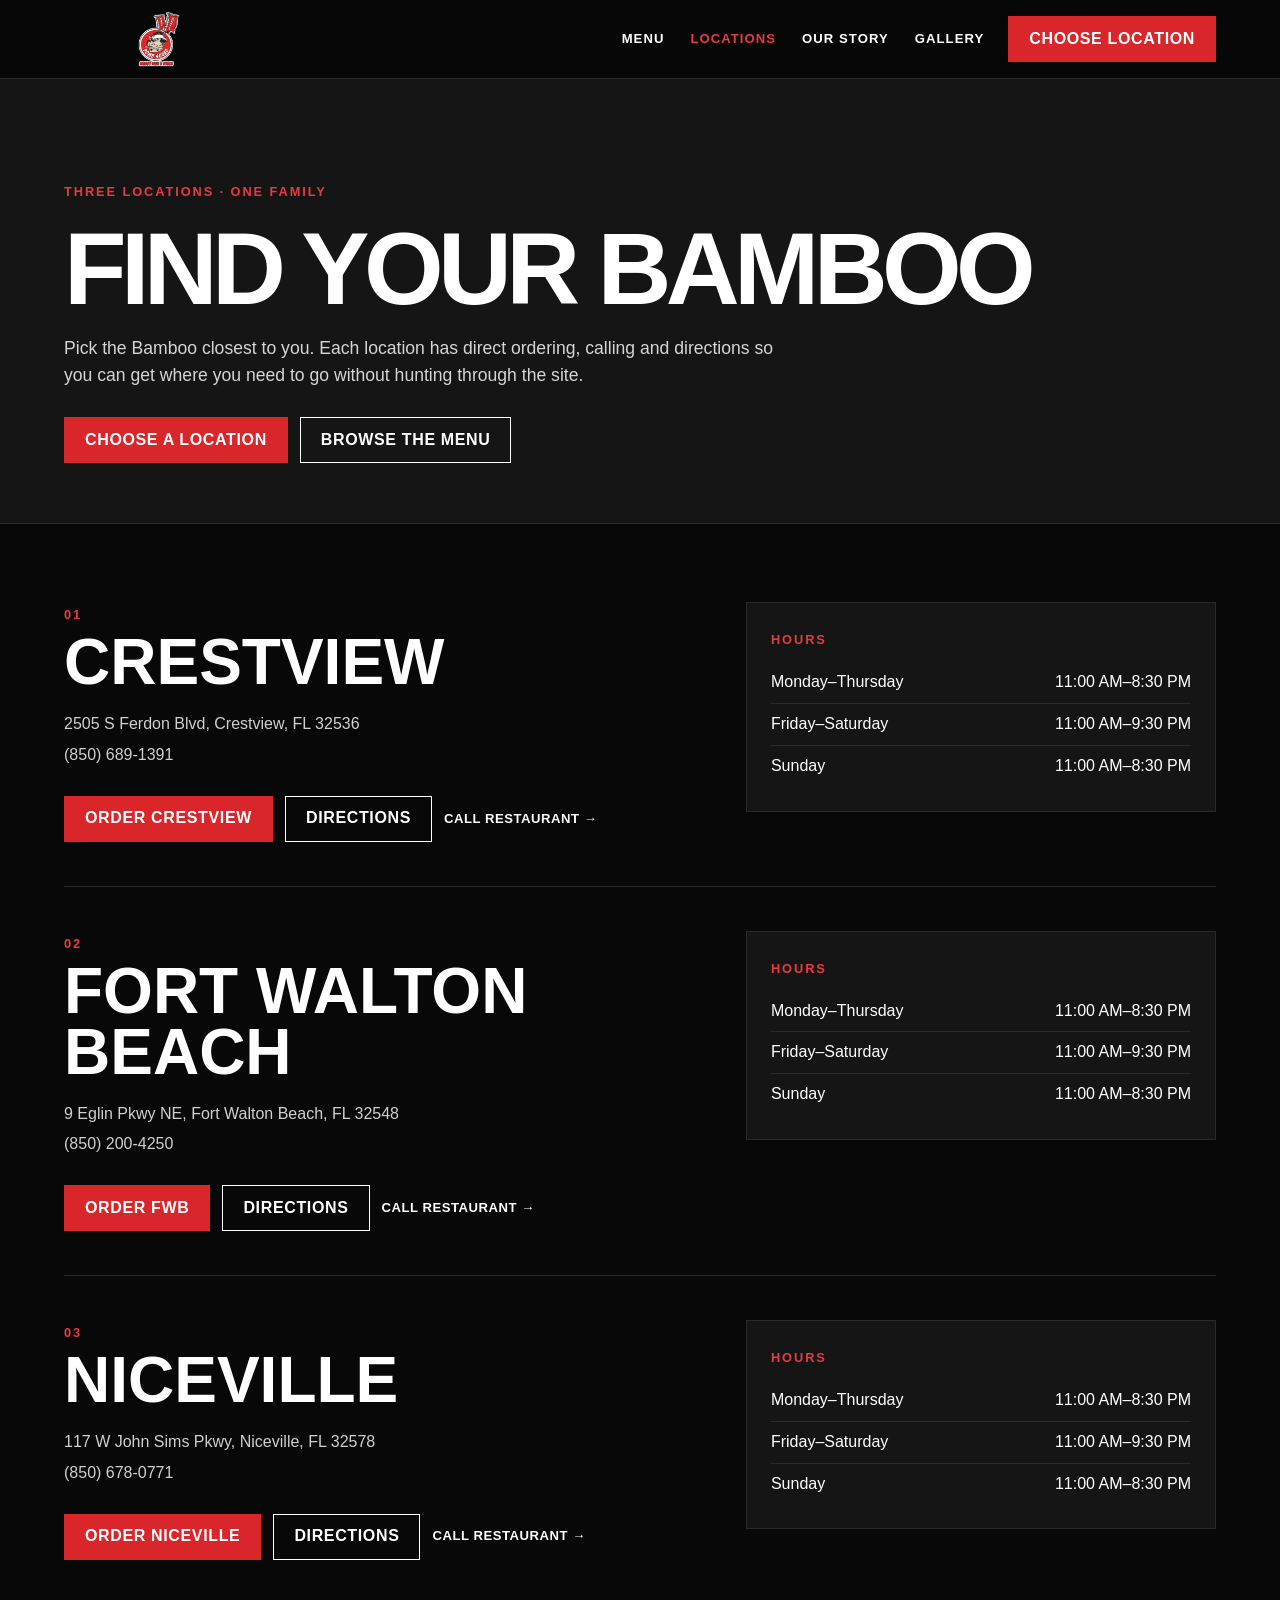
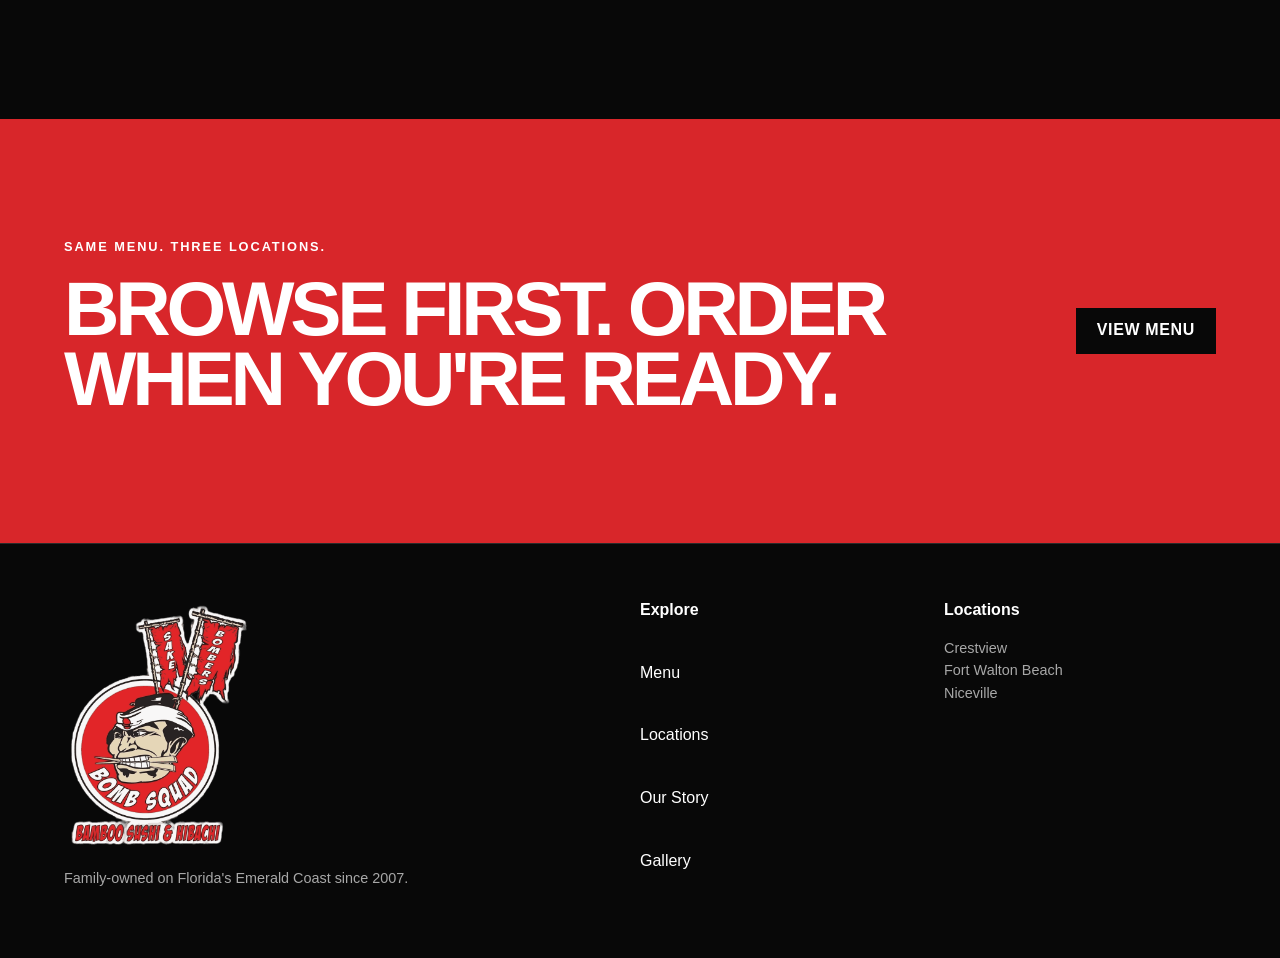
<file: locations.html>
<!doctype html><html lang="en"><head><meta charset="utf-8"><meta name="viewport" content="width=device-width,initial-scale=1"><meta name="theme-color" content="#080808"><title>Locations | Bamboo Sushi Bar & Hibachi Express</title><meta name="description" content="Find Bamboo Sushi Bar & Hibachi Express in Crestview, Fort Walton Beach and Niceville, Florida. Get directions, call or order online."><link rel="icon" type="image/png" href="images/brand/bamboo-sushi-hibachi-logo-full.png"><link rel="stylesheet" href="css/site.css"></head><body><a class="skip" href="#main">Skip to content</a><header class="site-header"><div class="wrap nav"><a class="brand" href="index.html"><img src="images/brand/bamboo-sushi-hibachi-logo-full.png" alt="Bamboo Sushi Bar and Hibachi Express"></a><button class="menu-toggle" aria-label="Open navigation" aria-expanded="false">☰</button><nav class="nav-links"><a href="menu.html">Menu</a><a aria-current="page" href="locations.html">Locations</a><a href="story.html">Our Story</a><a href="gallery.html">Gallery</a></nav><a class="btn btn-red" href="#locations">Choose Location</a></div></header><main id="main"><section class="page-hero"><div class="wrap"><span class="eyebrow">Three locations · One family</span><h1>Find Your Bamboo</h1><p>Pick the Bamboo closest to you. Each location has direct ordering, calling and directions so you can get where you need to go without hunting through the site.</p><div class="actions"><a class="btn btn-red" href="#locations">Choose a Location</a><a class="btn btn-outline" href="menu.html">Browse the Menu</a></div></div></section><section class="section locations-list" id="locations"><div class="wrap"><article class="location"><div><span class="eyebrow">01</span><h2>Crestview</h2><div class="facts"><span>2505 S Ferdon Blvd, Crestview, FL 32536</span><a href="tel:+18506891391">(850) 689-1391</a></div><div class="actions location-actions"><a class="btn btn-red" href="https://menu-6161.orderexperience.net/58a87ddc515ee9f947471247/menu">Order Crestview</a><a class="btn btn-outline" href="https://www.google.com/maps/search/?api=1&query=2505+S+Ferdon+Blvd%2C+Crestview%2C+FL+32536">Directions</a><a class="text-link" href="tel:+18506891391">Call restaurant →</a></div></div><div class="location-hours"><span class="eyebrow">Hours</span><table class="hours" aria-label="Crestview hours"><tr><td>Monday–Thursday</td><td>11:00 AM–8:30 PM</td></tr><tr><td>Friday–Saturday</td><td>11:00 AM–9:30 PM</td></tr><tr><td>Sunday</td><td>11:00 AM–8:30 PM</td></tr></table></div></article><article class="location"><div><span class="eyebrow">02</span><h2>Fort Walton Beach</h2><div class="facts"><span>9 Eglin Pkwy NE, Fort Walton Beach, FL 32548</span><a href="tel:+18502004250">(850) 200-4250</a></div><div class="actions location-actions"><a class="btn btn-red" href="https://menu-6161.orderexperience.net/5f08c146505ee9dd3c7b23c8/menu">Order FWB</a><a class="btn btn-outline" href="https://www.google.com/maps/search/?api=1&query=9+Eglin+Pkwy+NE%2C+Fort+Walton+Beach%2C+FL+32548">Directions</a><a class="text-link" href="tel:+18502004250">Call restaurant →</a></div></div><div class="location-hours"><span class="eyebrow">Hours</span><table class="hours" aria-label="Fort Walton Beach hours"><tr><td>Monday–Thursday</td><td>11:00 AM–8:30 PM</td></tr><tr><td>Friday–Saturday</td><td>11:00 AM–9:30 PM</td></tr><tr><td>Sunday</td><td>11:00 AM–8:30 PM</td></tr></table></div></article><article class="location"><div><span class="eyebrow">03</span><h2>Niceville</h2><div class="facts"><span>117 W John Sims Pkwy, Niceville, FL 32578</span><a href="tel:+18506780771">(850) 678-0771</a></div><div class="actions location-actions"><a class="btn btn-red" href="https://menu-6161.orderexperience.net/58a87e82515ee9c647471249/menu">Order Niceville</a><a class="btn btn-outline" href="https://www.google.com/maps/search/?api=1&query=117+W+John+Sims+Pkwy%2C+Niceville%2C+FL+32578">Directions</a><a class="text-link" href="tel:+18506780771">Call restaurant →</a></div></div><div class="location-hours"><span class="eyebrow">Hours</span><table class="hours" aria-label="Niceville hours"><tr><td>Monday–Thursday</td><td>11:00 AM–8:30 PM</td></tr><tr><td>Friday–Saturday</td><td>11:00 AM–9:30 PM</td></tr><tr><td>Sunday</td><td>11:00 AM–8:30 PM</td></tr></table></div></article></div></section><section class="section section-red"><div class="wrap location-cta"><div><span class="eyebrow eyebrow-light">Same menu. Three locations.</span><h2 class="section-title section-title-small">Browse first. Order when you're ready.</h2></div><a class="btn btn-dark" href="menu.html">View Menu</a></div></section></main><footer class="site-footer"><div class="wrap footer-grid"><div><img loading="lazy" src="images/brand/bamboo-sushi-hibachi-logo-full.png" alt=""><p class="small">Family-owned on Florida's Emerald Coast since 2007.</p></div><div class="footer-links"><strong>Explore</strong><a href="menu.html">Menu</a><a href="locations.html">Locations</a><a href="story.html">Our Story</a><a href="gallery.html">Gallery</a></div><div><strong>Locations</strong><p class="small">Crestview<br>Fort Walton Beach<br>Niceville</p></div></div></footer><script src="js/site.js"></script></body></html>
</file>
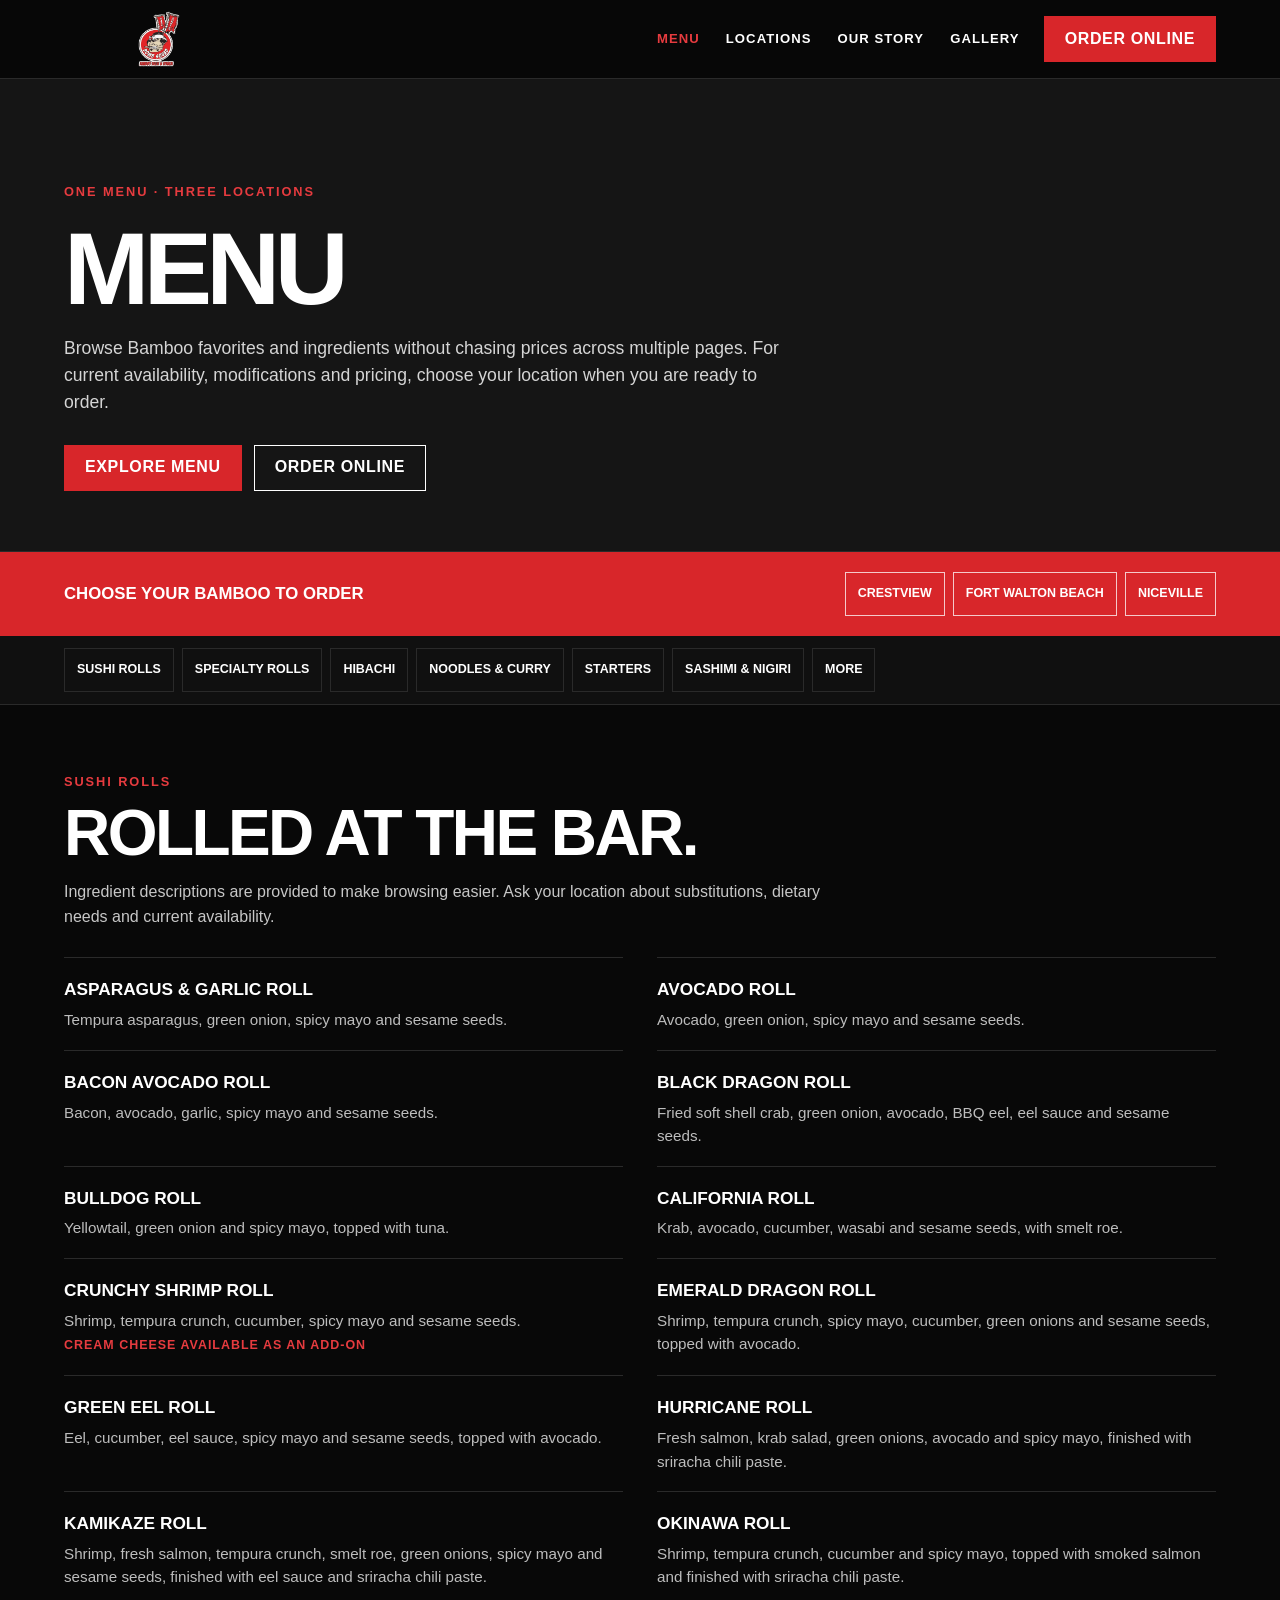
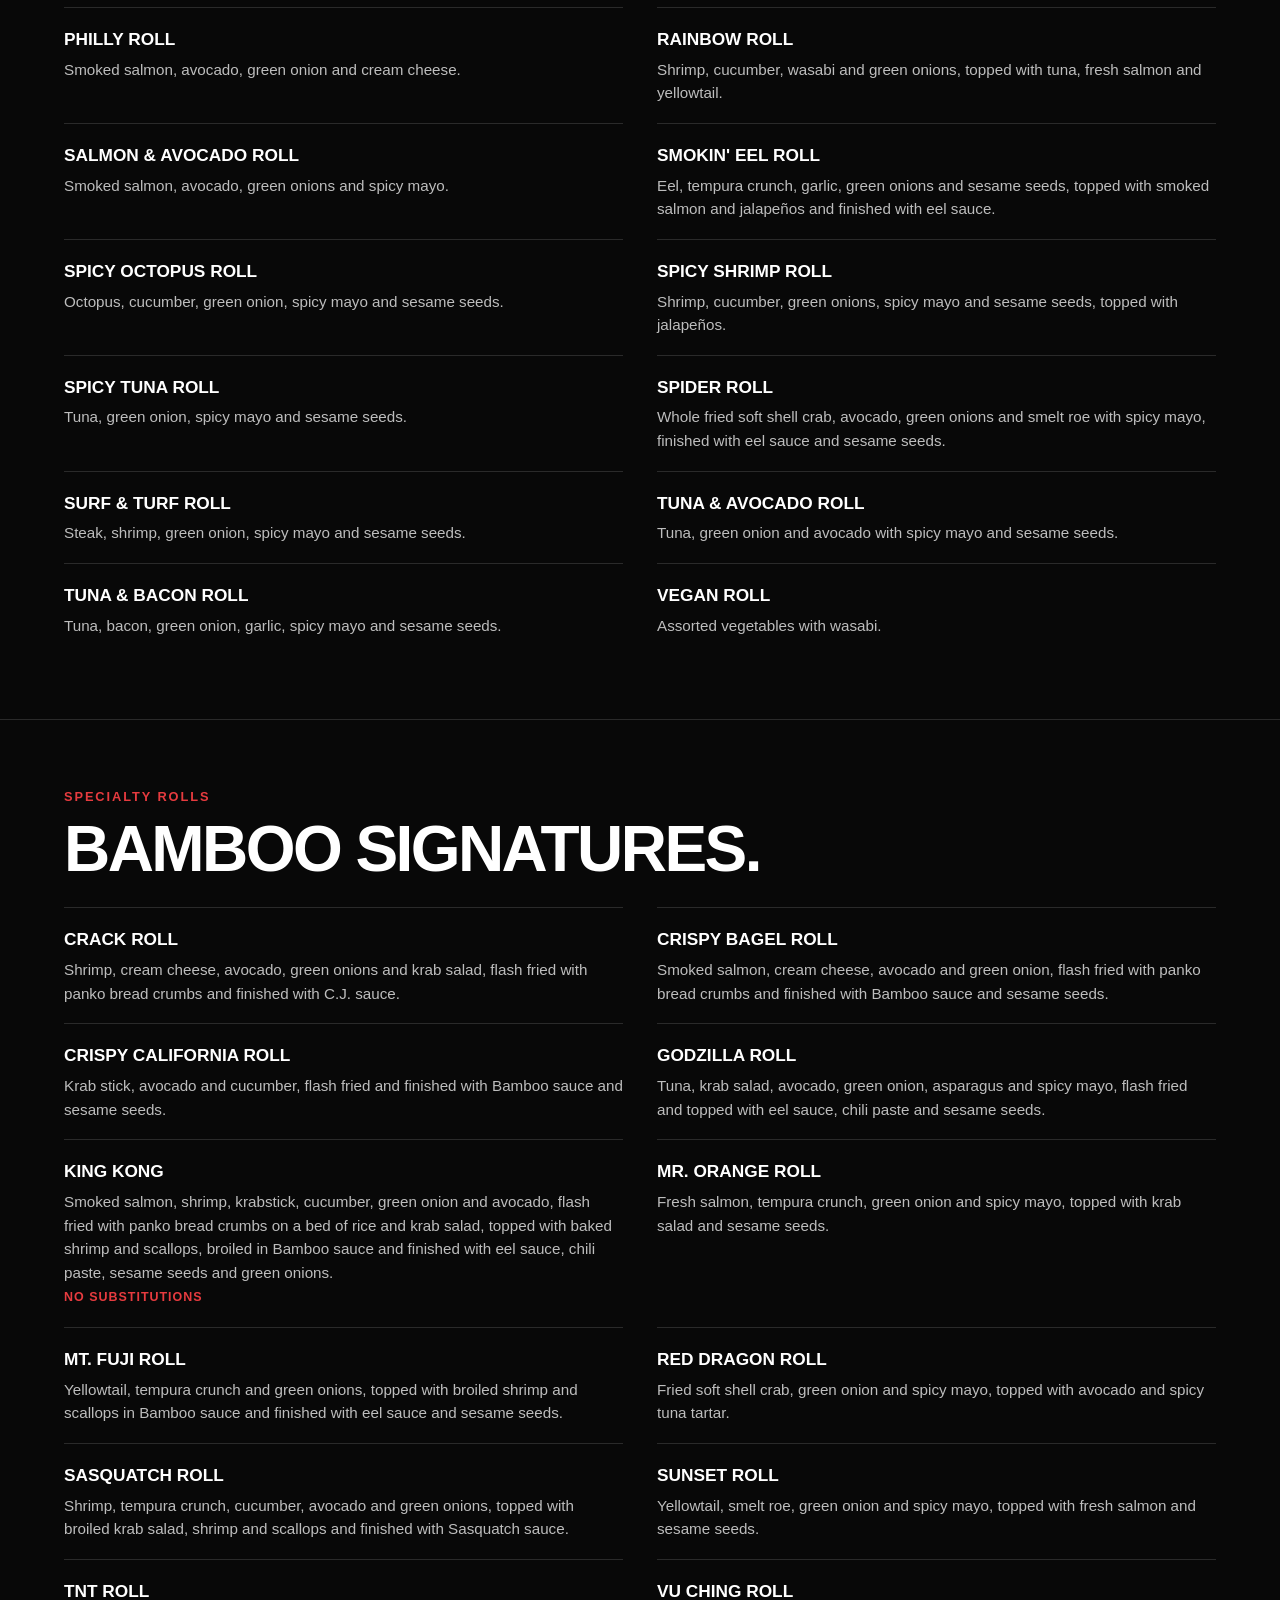
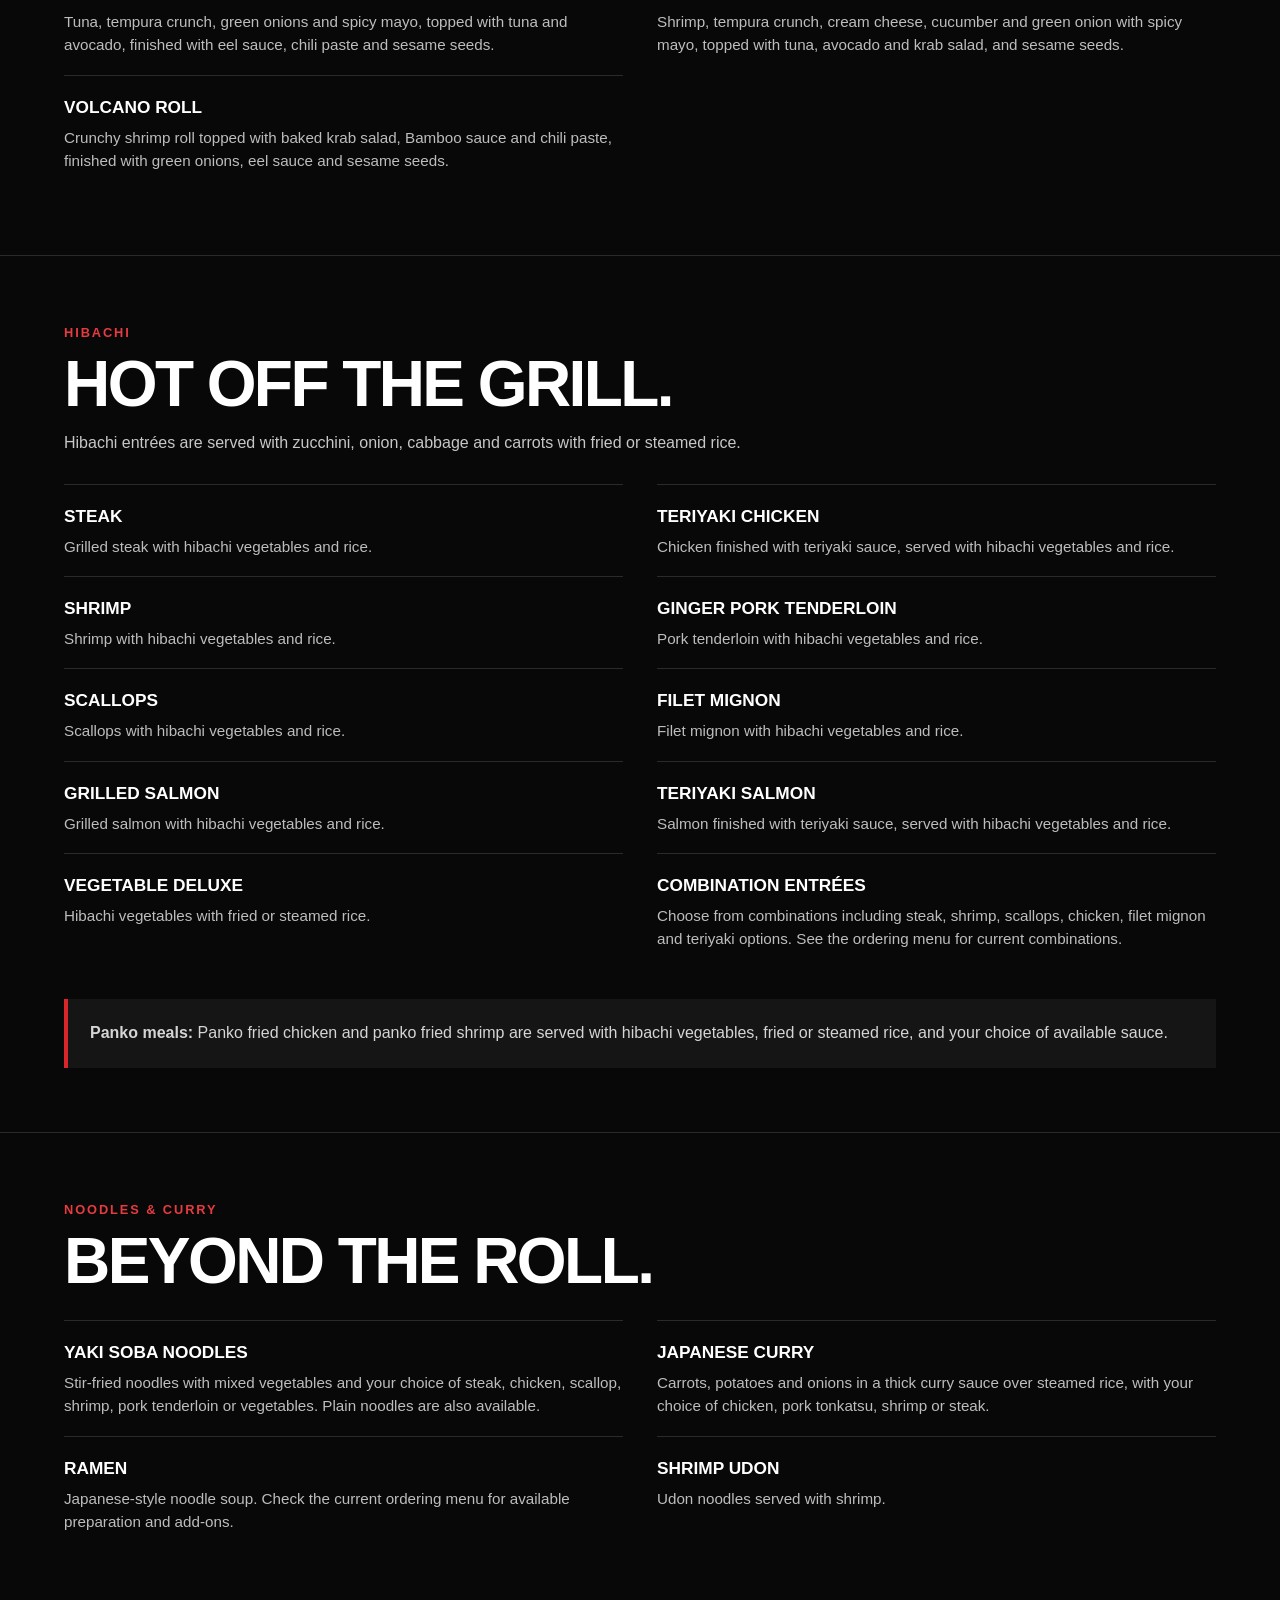
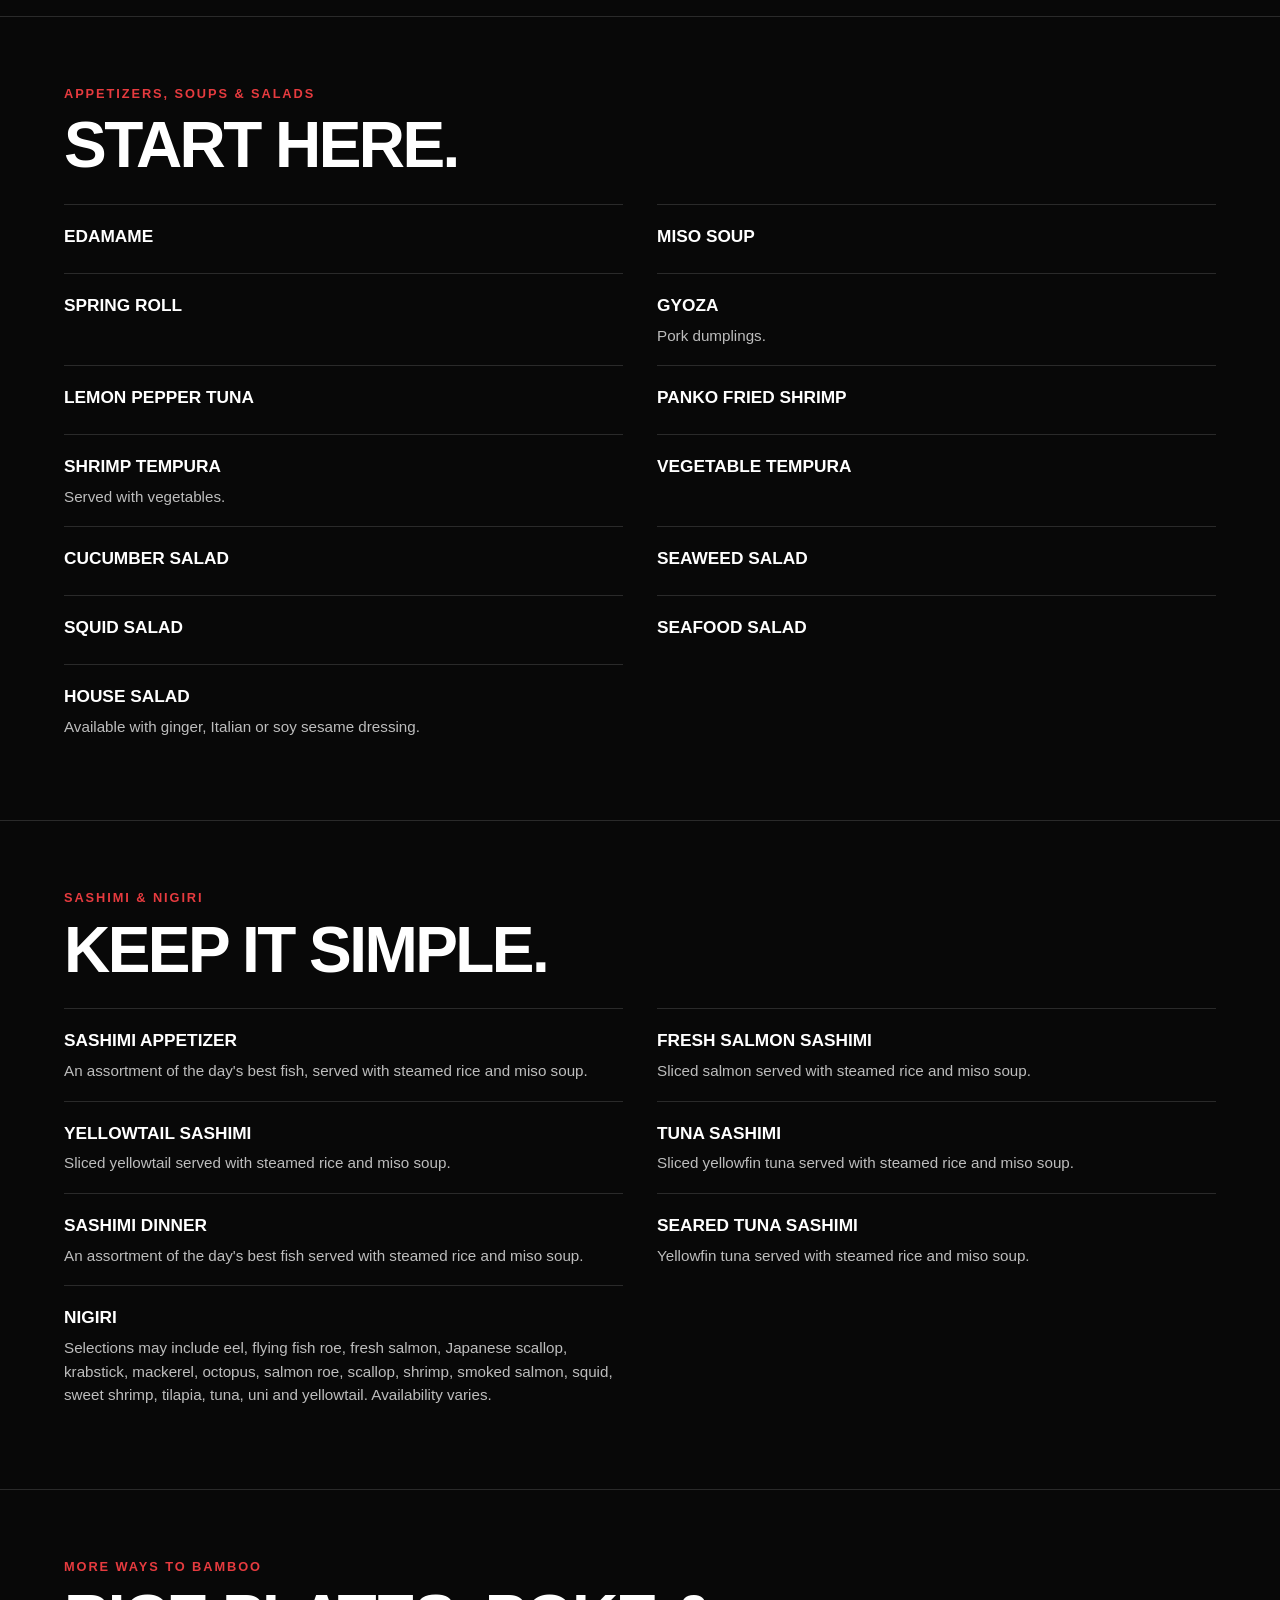
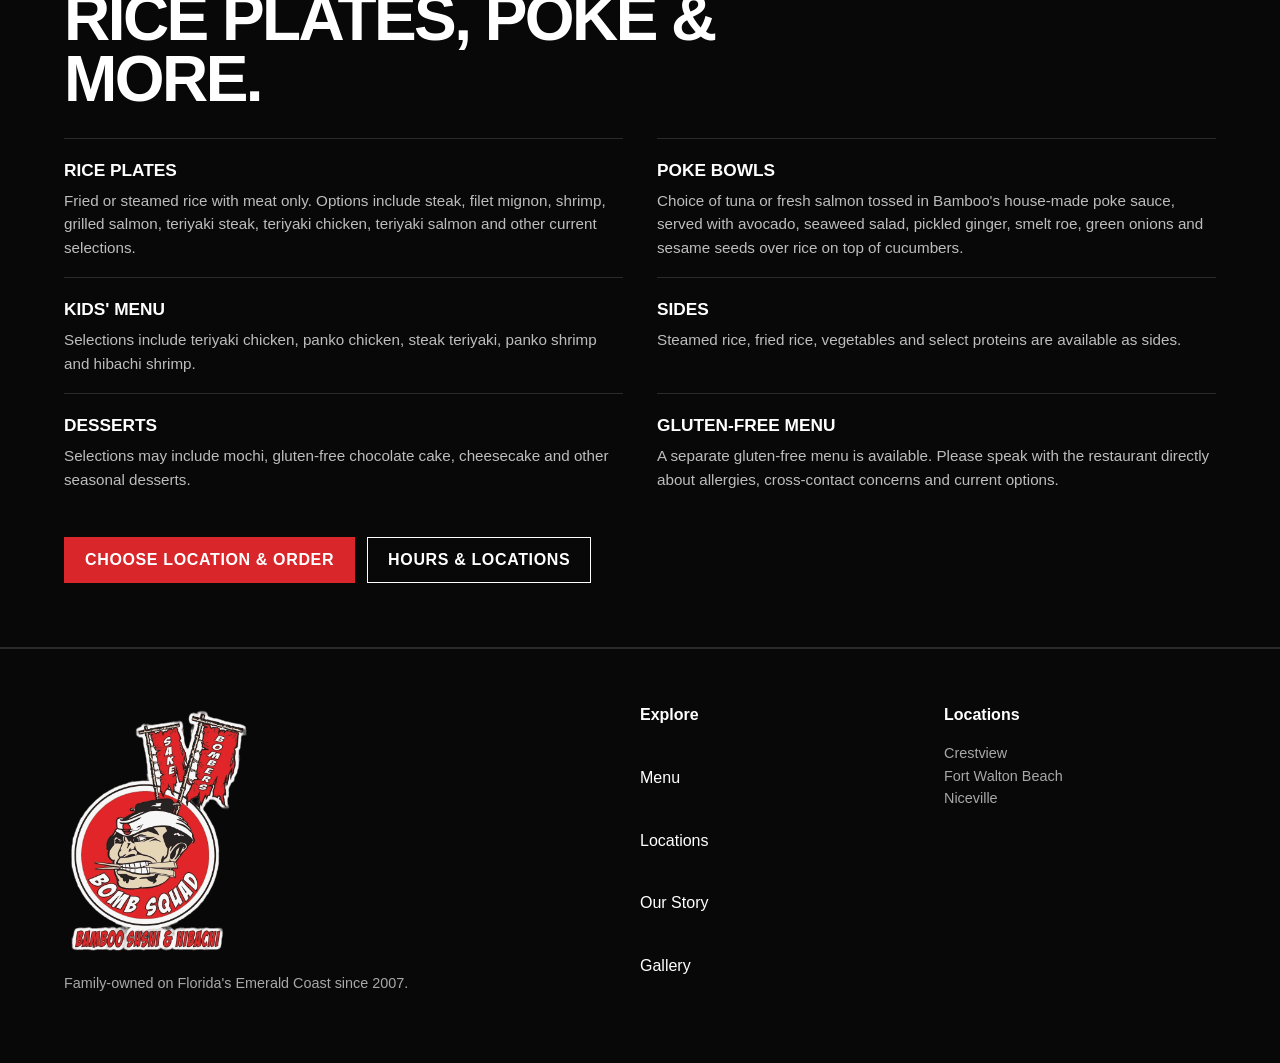
<file: menu.html>
<!doctype html><html lang="en"><head><meta charset="utf-8"><meta name="viewport" content="width=device-width,initial-scale=1"><meta name="theme-color" content="#080808"><title>Menu | Bamboo Sushi Bar & Hibachi Express</title><meta name="description" content="Explore Bamboo sushi rolls, specialty rolls, hibachi, noodles, curry, appetizers and more. View ingredients without prices, then choose a location to order online."><link rel="icon" type="image/png" href="images/brand/bamboo-sushi-hibachi-logo-full.png"><link rel="stylesheet" href="css/site.css"></head><body><a class="skip" href="#main">Skip to content</a><header class="site-header"><div class="wrap nav"><a class="brand" href="index.html"><img src="images/brand/bamboo-sushi-hibachi-logo-full.png" alt="Bamboo Sushi Bar and Hibachi Express"></a><button class="menu-toggle" aria-label="Open navigation" aria-expanded="false">☰</button><nav class="nav-links"><a aria-current="page" href="menu.html">Menu</a><a href="locations.html">Locations</a><a href="story.html">Our Story</a><a href="gallery.html">Gallery</a></nav><a class="btn btn-red" href="#order">Order Online</a></div></header><main id="main"><section class="page-hero"><div class="wrap"><span class="eyebrow">One menu · Three locations</span><h1>Menu</h1><p>Browse Bamboo favorites and ingredients without chasing prices across multiple pages. For current availability, modifications and pricing, choose your location when you are ready to order.</p><div class="actions"><a class="btn btn-red" href="#sushi">Explore Menu</a><a class="btn btn-outline" href="#order">Order Online</a></div></div></section><section class="order-strip" id="order"><div class="wrap"><strong>Choose your Bamboo to order</strong><div class="order-links"><a href="https://menu-6161.orderexperience.net/58a87ddc515ee9f947471247/menu">Crestview</a><a href="https://menu-6161.orderexperience.net/5f08c146505ee9dd3c7b23c8/menu">Fort Walton Beach</a><a href="https://menu-6161.orderexperience.net/58a87e82515ee9c647471249/menu">Niceville</a></div></div></section><nav class="menu-jump" aria-label="Menu sections"><div class="wrap"><a href="#sushi">Sushi Rolls</a><a href="#specialty">Specialty Rolls</a><a href="#hibachi">Hibachi</a><a href="#noodles">Noodles & Curry</a><a href="#starters">Starters</a><a href="#sashimi">Sashimi & Nigiri</a><a href="#more">More</a></div></nav><section class="menu-section" id="sushi"><div class="wrap"><div class="menu-section-head"><span class="eyebrow">Sushi rolls</span><h2>Rolled at the bar.</h2><p>Ingredient descriptions are provided to make browsing easier. Ask your location about substitutions, dietary needs and current availability.</p></div><div class="menu-items"><article class="menu-item"><h3>Asparagus & Garlic Roll</h3><p>Tempura asparagus, green onion, spicy mayo and sesame seeds.</p></article><article class="menu-item"><h3>Avocado Roll</h3><p>Avocado, green onion, spicy mayo and sesame seeds.</p></article><article class="menu-item"><h3>Bacon Avocado Roll</h3><p>Bacon, avocado, garlic, spicy mayo and sesame seeds.</p></article><article class="menu-item"><h3>Black Dragon Roll</h3><p>Fried soft shell crab, green onion, avocado, BBQ eel, eel sauce and sesame seeds.</p></article><article class="menu-item"><h3>Bulldog Roll</h3><p>Yellowtail, green onion and spicy mayo, topped with tuna.</p></article><article class="menu-item"><h3>California Roll</h3><p>Krab, avocado, cucumber, wasabi and sesame seeds, with smelt roe.</p></article><article class="menu-item"><h3>Crunchy Shrimp Roll</h3><p>Shrimp, tempura crunch, cucumber, spicy mayo and sesame seeds.</p><span class="note">Cream cheese available as an add-on</span></article><article class="menu-item"><h3>Emerald Dragon Roll</h3><p>Shrimp, tempura crunch, spicy mayo, cucumber, green onions and sesame seeds, topped with avocado.</p></article><article class="menu-item"><h3>Green Eel Roll</h3><p>Eel, cucumber, eel sauce, spicy mayo and sesame seeds, topped with avocado.</p></article><article class="menu-item"><h3>Hurricane Roll</h3><p>Fresh salmon, krab salad, green onions, avocado and spicy mayo, finished with sriracha chili paste.</p></article><article class="menu-item"><h3>Kamikaze Roll</h3><p>Shrimp, fresh salmon, tempura crunch, smelt roe, green onions, spicy mayo and sesame seeds, finished with eel sauce and sriracha chili paste.</p></article><article class="menu-item"><h3>Okinawa Roll</h3><p>Shrimp, tempura crunch, cucumber and spicy mayo, topped with smoked salmon and finished with sriracha chili paste.</p></article><article class="menu-item"><h3>Philly Roll</h3><p>Smoked salmon, avocado, green onion and cream cheese.</p></article><article class="menu-item"><h3>Rainbow Roll</h3><p>Shrimp, cucumber, wasabi and green onions, topped with tuna, fresh salmon and yellowtail.</p></article><article class="menu-item"><h3>Salmon & Avocado Roll</h3><p>Smoked salmon, avocado, green onions and spicy mayo.</p></article><article class="menu-item"><h3>Smokin' Eel Roll</h3><p>Eel, tempura crunch, garlic, green onions and sesame seeds, topped with smoked salmon and jalapeños and finished with eel sauce.</p></article><article class="menu-item"><h3>Spicy Octopus Roll</h3><p>Octopus, cucumber, green onion, spicy mayo and sesame seeds.</p></article><article class="menu-item"><h3>Spicy Shrimp Roll</h3><p>Shrimp, cucumber, green onions, spicy mayo and sesame seeds, topped with jalapeños.</p></article><article class="menu-item"><h3>Spicy Tuna Roll</h3><p>Tuna, green onion, spicy mayo and sesame seeds.</p></article><article class="menu-item"><h3>Spider Roll</h3><p>Whole fried soft shell crab, avocado, green onions and smelt roe with spicy mayo, finished with eel sauce and sesame seeds.</p></article><article class="menu-item"><h3>Surf & Turf Roll</h3><p>Steak, shrimp, green onion, spicy mayo and sesame seeds.</p></article><article class="menu-item"><h3>Tuna & Avocado Roll</h3><p>Tuna, green onion and avocado with spicy mayo and sesame seeds.</p></article><article class="menu-item"><h3>Tuna & Bacon Roll</h3><p>Tuna, bacon, green onion, garlic, spicy mayo and sesame seeds.</p></article><article class="menu-item"><h3>Vegan Roll</h3><p>Assorted vegetables with wasabi.</p></article></div></div></section><section class="menu-section" id="specialty"><div class="wrap"><div class="menu-section-head"><span class="eyebrow">Specialty rolls</span><h2>Bamboo signatures.</h2></div><div class="menu-items"><article class="menu-item"><h3>Crack Roll</h3><p>Shrimp, cream cheese, avocado, green onions and krab salad, flash fried with panko bread crumbs and finished with C.J. sauce.</p></article><article class="menu-item"><h3>Crispy Bagel Roll</h3><p>Smoked salmon, cream cheese, avocado and green onion, flash fried with panko bread crumbs and finished with Bamboo sauce and sesame seeds.</p></article><article class="menu-item"><h3>Crispy California Roll</h3><p>Krab stick, avocado and cucumber, flash fried and finished with Bamboo sauce and sesame seeds.</p></article><article class="menu-item"><h3>Godzilla Roll</h3><p>Tuna, krab salad, avocado, green onion, asparagus and spicy mayo, flash fried and topped with eel sauce, chili paste and sesame seeds.</p></article><article class="menu-item"><h3>King Kong</h3><p>Smoked salmon, shrimp, krabstick, cucumber, green onion and avocado, flash fried with panko bread crumbs on a bed of rice and krab salad, topped with baked shrimp and scallops, broiled in Bamboo sauce and finished with eel sauce, chili paste, sesame seeds and green onions.</p><span class="note">No substitutions</span></article><article class="menu-item"><h3>Mr. Orange Roll</h3><p>Fresh salmon, tempura crunch, green onion and spicy mayo, topped with krab salad and sesame seeds.</p></article><article class="menu-item"><h3>Mt. Fuji Roll</h3><p>Yellowtail, tempura crunch and green onions, topped with broiled shrimp and scallops in Bamboo sauce and finished with eel sauce and sesame seeds.</p></article><article class="menu-item"><h3>Red Dragon Roll</h3><p>Fried soft shell crab, green onion and spicy mayo, topped with avocado and spicy tuna tartar.</p></article><article class="menu-item"><h3>Sasquatch Roll</h3><p>Shrimp, tempura crunch, cucumber, avocado and green onions, topped with broiled krab salad, shrimp and scallops and finished with Sasquatch sauce.</p></article><article class="menu-item"><h3>Sunset Roll</h3><p>Yellowtail, smelt roe, green onion and spicy mayo, topped with fresh salmon and sesame seeds.</p></article><article class="menu-item"><h3>TNT Roll</h3><p>Tuna, tempura crunch, green onions and spicy mayo, topped with tuna and avocado, finished with eel sauce, chili paste and sesame seeds.</p></article><article class="menu-item"><h3>Vu Ching Roll</h3><p>Shrimp, tempura crunch, cream cheese, cucumber and green onion with spicy mayo, topped with tuna, avocado and krab salad, and sesame seeds.</p></article><article class="menu-item"><h3>Volcano Roll</h3><p>Crunchy shrimp roll topped with baked krab salad, Bamboo sauce and chili paste, finished with green onions, eel sauce and sesame seeds.</p></article></div></div></section><section class="menu-section" id="hibachi"><div class="wrap"><div class="menu-section-head"><span class="eyebrow">Hibachi</span><h2>Hot off the grill.</h2><p>Hibachi entrées are served with zucchini, onion, cabbage and carrots with fried or steamed rice.</p></div><div class="menu-items"><article class="menu-item"><h3>Steak</h3><p>Grilled steak with hibachi vegetables and rice.</p></article><article class="menu-item"><h3>Teriyaki Chicken</h3><p>Chicken finished with teriyaki sauce, served with hibachi vegetables and rice.</p></article><article class="menu-item"><h3>Shrimp</h3><p>Shrimp with hibachi vegetables and rice.</p></article><article class="menu-item"><h3>Ginger Pork Tenderloin</h3><p>Pork tenderloin with hibachi vegetables and rice.</p></article><article class="menu-item"><h3>Scallops</h3><p>Scallops with hibachi vegetables and rice.</p></article><article class="menu-item"><h3>Filet Mignon</h3><p>Filet mignon with hibachi vegetables and rice.</p></article><article class="menu-item"><h3>Grilled Salmon</h3><p>Grilled salmon with hibachi vegetables and rice.</p></article><article class="menu-item"><h3>Teriyaki Salmon</h3><p>Salmon finished with teriyaki sauce, served with hibachi vegetables and rice.</p></article><article class="menu-item"><h3>Vegetable Deluxe</h3><p>Hibachi vegetables with fried or steamed rice.</p></article><article class="menu-item"><h3>Combination Entrées</h3><p>Choose from combinations including steak, shrimp, scallops, chicken, filet mignon and teriyaki options. See the ordering menu for current combinations.</p></article></div><div class="menu-callout"><p><strong>Panko meals:</strong> Panko fried chicken and panko fried shrimp are served with hibachi vegetables, fried or steamed rice, and your choice of available sauce.</p></div></div></section><section class="menu-section" id="noodles"><div class="wrap"><div class="menu-section-head"><span class="eyebrow">Noodles & curry</span><h2>Beyond the roll.</h2></div><div class="menu-items"><article class="menu-item"><h3>Yaki Soba Noodles</h3><p>Stir-fried noodles with mixed vegetables and your choice of steak, chicken, scallop, shrimp, pork tenderloin or vegetables. Plain noodles are also available.</p></article><article class="menu-item"><h3>Japanese Curry</h3><p>Carrots, potatoes and onions in a thick curry sauce over steamed rice, with your choice of chicken, pork tonkatsu, shrimp or steak.</p></article><article class="menu-item"><h3>Ramen</h3><p>Japanese-style noodle soup. Check the current ordering menu for available preparation and add-ons.</p></article><article class="menu-item"><h3>Shrimp Udon</h3><p>Udon noodles served with shrimp.</p></article></div></div></section><section class="menu-section" id="starters"><div class="wrap"><div class="menu-section-head"><span class="eyebrow">Appetizers, soups & salads</span><h2>Start here.</h2></div><div class="menu-items"><article class="menu-item"><h3>Edamame</h3></article><article class="menu-item"><h3>Miso Soup</h3></article><article class="menu-item"><h3>Spring Roll</h3></article><article class="menu-item"><h3>Gyoza</h3><p>Pork dumplings.</p></article><article class="menu-item"><h3>Lemon Pepper Tuna</h3></article><article class="menu-item"><h3>Panko Fried Shrimp</h3></article><article class="menu-item"><h3>Shrimp Tempura</h3><p>Served with vegetables.</p></article><article class="menu-item"><h3>Vegetable Tempura</h3></article><article class="menu-item"><h3>Cucumber Salad</h3></article><article class="menu-item"><h3>Seaweed Salad</h3></article><article class="menu-item"><h3>Squid Salad</h3></article><article class="menu-item"><h3>Seafood Salad</h3></article><article class="menu-item"><h3>House Salad</h3><p>Available with ginger, Italian or soy sesame dressing.</p></article></div></div></section><section class="menu-section" id="sashimi"><div class="wrap"><div class="menu-section-head"><span class="eyebrow">Sashimi & nigiri</span><h2>Keep it simple.</h2></div><div class="menu-items"><article class="menu-item"><h3>Sashimi Appetizer</h3><p>An assortment of the day's best fish, served with steamed rice and miso soup.</p></article><article class="menu-item"><h3>Fresh Salmon Sashimi</h3><p>Sliced salmon served with steamed rice and miso soup.</p></article><article class="menu-item"><h3>Yellowtail Sashimi</h3><p>Sliced yellowtail served with steamed rice and miso soup.</p></article><article class="menu-item"><h3>Tuna Sashimi</h3><p>Sliced yellowfin tuna served with steamed rice and miso soup.</p></article><article class="menu-item"><h3>Sashimi Dinner</h3><p>An assortment of the day's best fish served with steamed rice and miso soup.</p></article><article class="menu-item"><h3>Seared Tuna Sashimi</h3><p>Yellowfin tuna served with steamed rice and miso soup.</p></article><article class="menu-item"><h3>Nigiri</h3><p>Selections may include eel, flying fish roe, fresh salmon, Japanese scallop, krabstick, mackerel, octopus, salmon roe, scallop, shrimp, smoked salmon, squid, sweet shrimp, tilapia, tuna, uni and yellowtail. Availability varies.</p></article></div></div></section><section class="menu-section" id="more"><div class="wrap"><div class="menu-section-head"><span class="eyebrow">More ways to Bamboo</span><h2>Rice plates, poke & more.</h2></div><div class="menu-items"><article class="menu-item"><h3>Rice Plates</h3><p>Fried or steamed rice with meat only. Options include steak, filet mignon, shrimp, grilled salmon, teriyaki steak, teriyaki chicken, teriyaki salmon and other current selections.</p></article><article class="menu-item"><h3>Poke Bowls</h3><p>Choice of tuna or fresh salmon tossed in Bamboo's house-made poke sauce, served with avocado, seaweed salad, pickled ginger, smelt roe, green onions and sesame seeds over rice on top of cucumbers.</p></article><article class="menu-item"><h3>Kids' Menu</h3><p>Selections include teriyaki chicken, panko chicken, steak teriyaki, panko shrimp and hibachi shrimp.</p></article><article class="menu-item"><h3>Sides</h3><p>Steamed rice, fried rice, vegetables and select proteins are available as sides.</p></article><article class="menu-item"><h3>Desserts</h3><p>Selections may include mochi, gluten-free chocolate cake, cheesecake and other seasonal desserts.</p></article><article class="menu-item"><h3>Gluten-Free Menu</h3><p>A separate gluten-free menu is available. Please speak with the restaurant directly about allergies, cross-contact concerns and current options.</p></article></div><div class="actions"><a class="btn btn-red" href="#order">Choose Location & Order</a><a class="btn btn-outline" href="locations.html">Hours & Locations</a></div></div></section></main><footer class="site-footer"><div class="wrap footer-grid"><div><img loading="lazy" src="images/brand/bamboo-sushi-hibachi-logo-full.png" alt=""><p class="small">Family-owned on Florida's Emerald Coast since 2007.</p></div><div class="footer-links"><strong>Explore</strong><a href="menu.html">Menu</a><a href="locations.html">Locations</a><a href="story.html">Our Story</a><a href="gallery.html">Gallery</a></div><div><strong>Locations</strong><p class="small">Crestview<br>Fort Walton Beach<br>Niceville</p></div></div></footer><script src="js/site.js"></script></body></html>
</file>
<file: css/site.css>
:root{--black:#080808;--black-2:#151515;--red:#d8262a;--red-hover:#f0383c;--red-text:#e63b3f;--red-text-light:#b81f23;--white:#fff;--off:#f4f4f2;--muted:#a8a8a8;--line:#2a2a2a;--max:1200px;--pad:clamp(20px,5vw,64px);--font:Arial,Helvetica,sans-serif}*{box-sizing:border-box}html{scroll-behavior:smooth}body{margin:0;background:var(--black);color:var(--white);font-family:var(--font);line-height:1.55}img{display:block;max-width:100%}a{color:inherit;text-decoration:none}button{font:inherit}.wrap{width:min(var(--max),calc(100% - 2*var(--pad)));margin:auto}.skip{position:absolute;left:-9999px}.skip:focus{left:16px;top:16px;z-index:999;background:var(--white);color:var(--black);padding:10px 14px}.site-header{position:sticky;top:0;z-index:50;background:rgba(8,8,8,.94);backdrop-filter:blur(14px);border-bottom:1px solid var(--line)}.nav{height:78px;display:flex;align-items:center;gap:24px}.brand img{width:190px;max-height:58px;object-fit:contain}.nav-links{display:flex;gap:26px;margin-left:auto;align-items:center}.nav-links a{font-weight:800;font-size:.82rem;letter-spacing:.08em;text-transform:uppercase}.nav-links a:hover,.nav-links a[aria-current=page]{color:var(--red-text)}a:focus-visible,button:focus-visible{outline:3px solid var(--red);outline-offset:4px}.btn{display:inline-flex;align-items:center;justify-content:center;min-height:46px;padding:0 20px;border:1px solid transparent;font-weight:900;letter-spacing:.04em;text-transform:uppercase;transition:background .2s,border-color .2s,color .2s}.btn-red{background:var(--red);color:#fff}.btn-red:hover{background:var(--red-hover)}.btn-outline{border-color:#fff}.btn-outline:hover{background:#fff;color:#080808}.btn-dark{background:#080808;color:#fff}.btn-dark:hover{background:#242424}.text-link{display:inline-flex;align-items:center;font-weight:900;text-transform:uppercase;letter-spacing:.04em;font-size:.82rem}.text-link:hover{color:var(--red-text)}.menu-toggle{display:none;margin-left:auto;background:none;border:0;color:#fff;font-size:1.4rem;min-width:44px;min-height:44px;align-items:center;justify-content:center}.hero{min-height:78vh;display:grid;align-items:end;position:relative;overflow:hidden}.hero img{position:absolute;inset:0;width:100%;height:100%;object-fit:cover}.hero:after{content:'';position:absolute;inset:0;background:linear-gradient(90deg,rgba(0,0,0,.88),rgba(0,0,0,.25)),linear-gradient(0deg,rgba(0,0,0,.75),transparent 55%)}.hero-copy{position:relative;z-index:2;padding:clamp(70px,10vw,130px) 0}.eyebrow{color:var(--red-text);font-weight:900;text-transform:uppercase;letter-spacing:.15em;font-size:.8rem}.section-light .eyebrow{color:var(--red-text-light)}.eyebrow-light{color:#fff}.hero h1,.page-hero h1,.section-title{font-size:clamp(2.8rem,8vw,7rem);line-height:.92;letter-spacing:-.055em;text-transform:uppercase;margin:.18em 0}.section-title-small{font-size:clamp(2.5rem,6vw,5.5rem);max-width:850px}.hero p{max-width:620px;font-size:clamp(1rem,2vw,1.3rem)}.actions{display:flex;gap:12px;flex-wrap:wrap;margin-top:28px}.section{padding:clamp(70px,9vw,120px) 0}.section-light{background:var(--off);color:var(--black)}.section-red{background:var(--red)}.intro{max-width:760px}.intro p{font-size:1.15rem}.cards{display:grid;grid-template-columns:repeat(3,1fr);gap:18px;margin-top:36px}.card{background:var(--black-2);border:1px solid var(--line);padding:26px}.section-light .card{background:#fff;border-color:#ddd}.card h3{font-size:1.45rem;text-transform:uppercase;margin:0 0 8px}.food-grid{display:grid;grid-template-columns:2fr 1fr 1fr;gap:12px;margin-top:34px}.food-tile{position:relative;min-height:420px;overflow:hidden}.food-tile:after{content:'';position:absolute;inset:0;background:linear-gradient(0deg,rgba(0,0,0,.55),transparent 55%);pointer-events:none}.food-tile img{width:100%;height:100%;object-fit:cover;transition:transform .45s}.food-tile:hover img{transform:scale(1.03)}.food-tile span{position:absolute;z-index:2;left:20px;bottom:18px;font-weight:950;font-size:1.35rem;text-transform:uppercase;text-shadow:0 2px 12px #000}.page-hero{padding:100px 0 60px;background:var(--black-2);border-bottom:1px solid var(--line)}.page-hero p{max-width:720px;color:#d5d5d5;font-size:1.1rem}.locations-list{padding-top:34px}.location{display:grid;grid-template-columns:1.15fr .85fr;gap:46px;padding:44px 0;border-top:1px solid var(--line);align-items:start}.location:first-child{border-top:0}.location h2{font-size:clamp(2rem,5vw,4rem);line-height:.95;text-transform:uppercase;margin:.08em 0 .3em}.facts{display:grid;gap:6px;color:#d0d0d0}.facts a:hover{color:var(--red-text)}.location-actions{align-items:center}.location-hours{background:var(--black-2);border:1px solid var(--line);padding:24px}.hours{width:100%;border-collapse:collapse;margin-top:10px}.hours td{padding:8px 0;border-bottom:1px solid var(--line)}.hours tr:last-child td{border-bottom:0}.hours td:last-child{text-align:right}.location-cta{display:flex;gap:30px;justify-content:space-between;align-items:center}.gallery{columns:3 260px;column-gap:12px}.gallery figure{margin:0 0 12px;break-inside:avoid;background:#111;overflow:hidden}.gallery img{width:100%;transition:transform .35s ease}.gallery figure:hover img{transform:scale(1.015)}.gallery-section{padding-top:36px}.story-grid{display:grid;grid-template-columns:1fr 1fr;gap:48px;align-items:center}.story-grid img{width:100%;min-height:430px;object-fit:cover}.timeline{border-left:3px solid var(--red);padding-left:25px;display:grid;gap:30px;margin-top:40px}.timeline>div{padding-bottom:8px}.timeline b{display:block;color:var(--red-text);font-size:1.4rem}.timeline h3{margin:.15rem 0;font-size:1.5rem;text-transform:uppercase}.timeline p{margin:.2rem 0;color:#c7c7c7}.order-strip{background:var(--red);padding:20px 0}.order-strip .wrap{display:flex;gap:14px;align-items:center;justify-content:space-between}.order-strip strong{text-transform:uppercase;font-size:1.05rem}.order-links{display:flex;gap:8px;flex-wrap:wrap}.order-links a{border:1px solid rgba(255,255,255,.75);padding:9px 12px;min-height:44px;display:inline-flex;align-items:center;justify-content:center;font-weight:900;text-transform:uppercase;font-size:.78rem}.order-links a:hover{background:#fff;color:#080808}.menu-jump{position:sticky;top:78px;z-index:20;background:#101010;border-bottom:1px solid var(--line);overflow:auto}.menu-jump .wrap{display:flex;gap:8px;padding-top:12px;padding-bottom:12px;white-space:nowrap}.menu-jump a{border:1px solid var(--line);padding:8px 12px;min-height:44px;display:inline-flex;align-items:center;font-size:.78rem;font-weight:900;text-transform:uppercase}.menu-jump a:hover{border-color:var(--red-text);color:var(--red-text)}.menu-section{padding:64px 0;border-bottom:1px solid var(--line);scroll-margin-top:130px}.menu-section-head{max-width:780px;margin-bottom:28px}.menu-section h2{font-size:clamp(2rem,5vw,4.8rem);line-height:.95;text-transform:uppercase;letter-spacing:-.04em;margin:.15em 0}.menu-section-head p{color:#c7c7c7}.menu-items{display:grid;grid-template-columns:repeat(2,minmax(0,1fr));gap:0 34px}.menu-item{padding:18px 0;border-top:1px solid var(--line)}.menu-item h3{margin:0 0 5px;font-size:1.08rem;text-transform:uppercase}.menu-item p{margin:0;color:#bdbdbd;font-size:.95rem}.menu-item .note{color:var(--red-text);font-size:.78rem;font-weight:900;text-transform:uppercase;letter-spacing:.08em}.menu-callout{margin-top:30px;padding:22px;border-left:4px solid var(--red);background:var(--black-2)}.menu-callout p{margin:0;color:#d5d5d5}.notfound{padding:clamp(90px,14vw,160px) 0;text-align:center}.notfound .eyebrow{display:block;margin-bottom:10px}.notfound h1{font-size:clamp(2.4rem,7vw,5rem);line-height:.95;letter-spacing:-.04em;text-transform:uppercase;margin:.15em 0}.notfound p{max-width:520px;margin:0 auto;color:#c7c7c7;font-size:1.05rem}.notfound .actions{justify-content:center;margin-top:30px}.site-footer{padding:54px 0;border-top:1px solid var(--line)}.footer-grid{display:grid;grid-template-columns:2fr 1fr 1fr;gap:32px}.footer-grid img{width:190px}.footer-links{display:grid;gap:8px}.footer-links a:hover{color:var(--red-text)}.small{font-size:.9rem;color:var(--muted)}@media(max-width:820px){.nav{height:72px}.brand img{width:165px}.menu-toggle{display:flex}.nav-links{display:none;position:absolute;top:72px;left:0;right:0;background:var(--black);padding:24px var(--pad);border-bottom:1px solid var(--line);flex-direction:column;align-items:flex-start}.nav-links.open{display:flex}.nav-links a{min-height:44px;display:flex;align-items:center}.nav>.btn{display:none}.hero{min-height:70vh}.hero-copy{padding:72px 0}.page-hero{padding:72px 0 42px}.cards,.food-grid,.story-grid,.location,.footer-grid,.menu-items{grid-template-columns:1fr}.food-tile{min-height:280px}.food-tile:first-child{min-height:360px}.story-grid{gap:30px}.story-grid img{min-height:320px}.location{gap:22px;padding:34px 0}.location-hours{padding:20px}.location-cta{align-items:flex-start;flex-direction:column}.hours td{font-size:.92rem}.order-strip .wrap{align-items:flex-start;flex-direction:column}.menu-jump{top:72px}.menu-section{padding:50px 0}.section{padding:64px 0}.gallery{columns:2 150px}}@media(max-width:520px){.hero h1,.page-hero h1,.section-title{font-size:clamp(2.65rem,15vw,4.5rem)}.btn{width:100%}.actions{display:grid;grid-template-columns:1fr}.location-actions .text-link{justify-content:center;min-height:44px}.order-links{width:100%}.order-links a{flex:1;text-align:center}.gallery{columns:1}.hours td{display:block;text-align:left!important;border:0;padding:2px 0}.hours tr{display:block;padding:9px 0;border-bottom:1px solid var(--line)}}@media(prefers-reduced-motion:reduce){*{scroll-behavior:auto!important;transition:none!important}}
</file>
